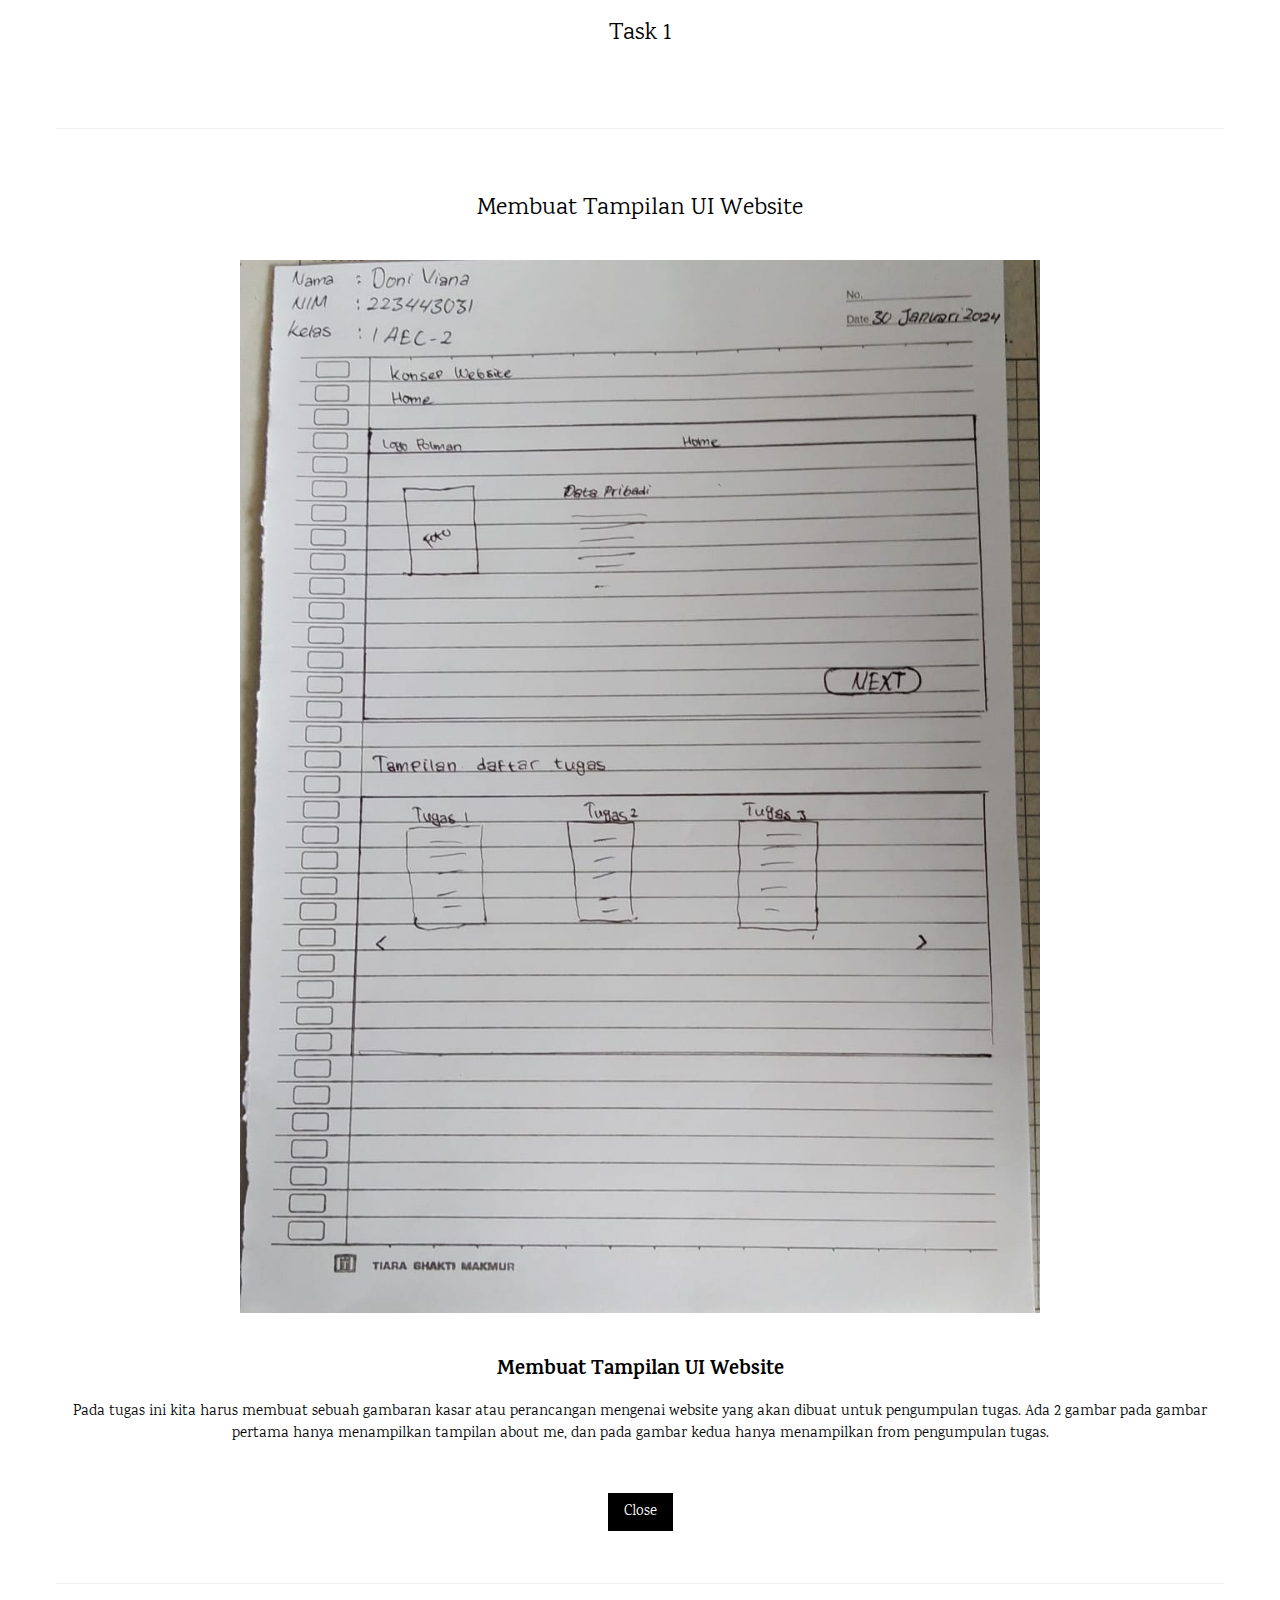
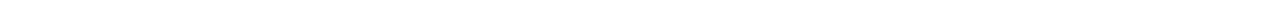
<file: Tugas1.html>
<!DOCTYPE html>
<html>
<head>
<title>Task 1</title>
<meta charset="UTF-8">
<meta name="viewport" content="width=device-width, initial-scale=1">
<link rel="stylesheet" href="https://www.w3schools.com/w3css/4/w3.css">
<link rel="stylesheet" href="https://fonts.googleapis.com/css?family=Karma">
<style>
body,h1,h2,h3,h4,h5,h6 {font-family: "Karma", sans-serif}
.w3-bar-block .w3-bar-item {padding:20px}
</style>
</head>
<body>

    <div class="w3-top">
        <div class="w3-white w3-xlarge" style="max-width:1200px;margin:auto">
          <div class="w3-center w3-padding-16">Task 1</div>
        </div>
      </div>

<div class="w3-main w3-content w3-padding" style="max-width:1200px;margin-top:100px">
  
  <hr id="Task 1">

  <div class="w3-container w3-padding-32 w3-center">  
    <h3>Membuat Tampilan UI Website</h3><br>
    <img src="images/UI Web.jpg" alt="Me" class="w3-image" style="display:block;margin:auto" width="800" height="533">
    <div class="w3-padding-32">
      <h4><b>Membuat Tampilan UI Website</b></h4>
      <p>Pada tugas ini kita harus membuat sebuah gambaran kasar atau perancangan mengenai website yang akan dibuat untuk pengumpulan tugas. Ada 2 gambar pada gambar pertama hanya menampilkan tampilan about me, dan pada gambar kedua hanya menampilkan from pengumpulan tugas.</p>
    </div>
    <!-- Close Button -->
    <button class="w3-button w3-black" onclick="location.href='index.html#task'">Close</button>
  </div>
  <hr>
</body>
</html>
</file>
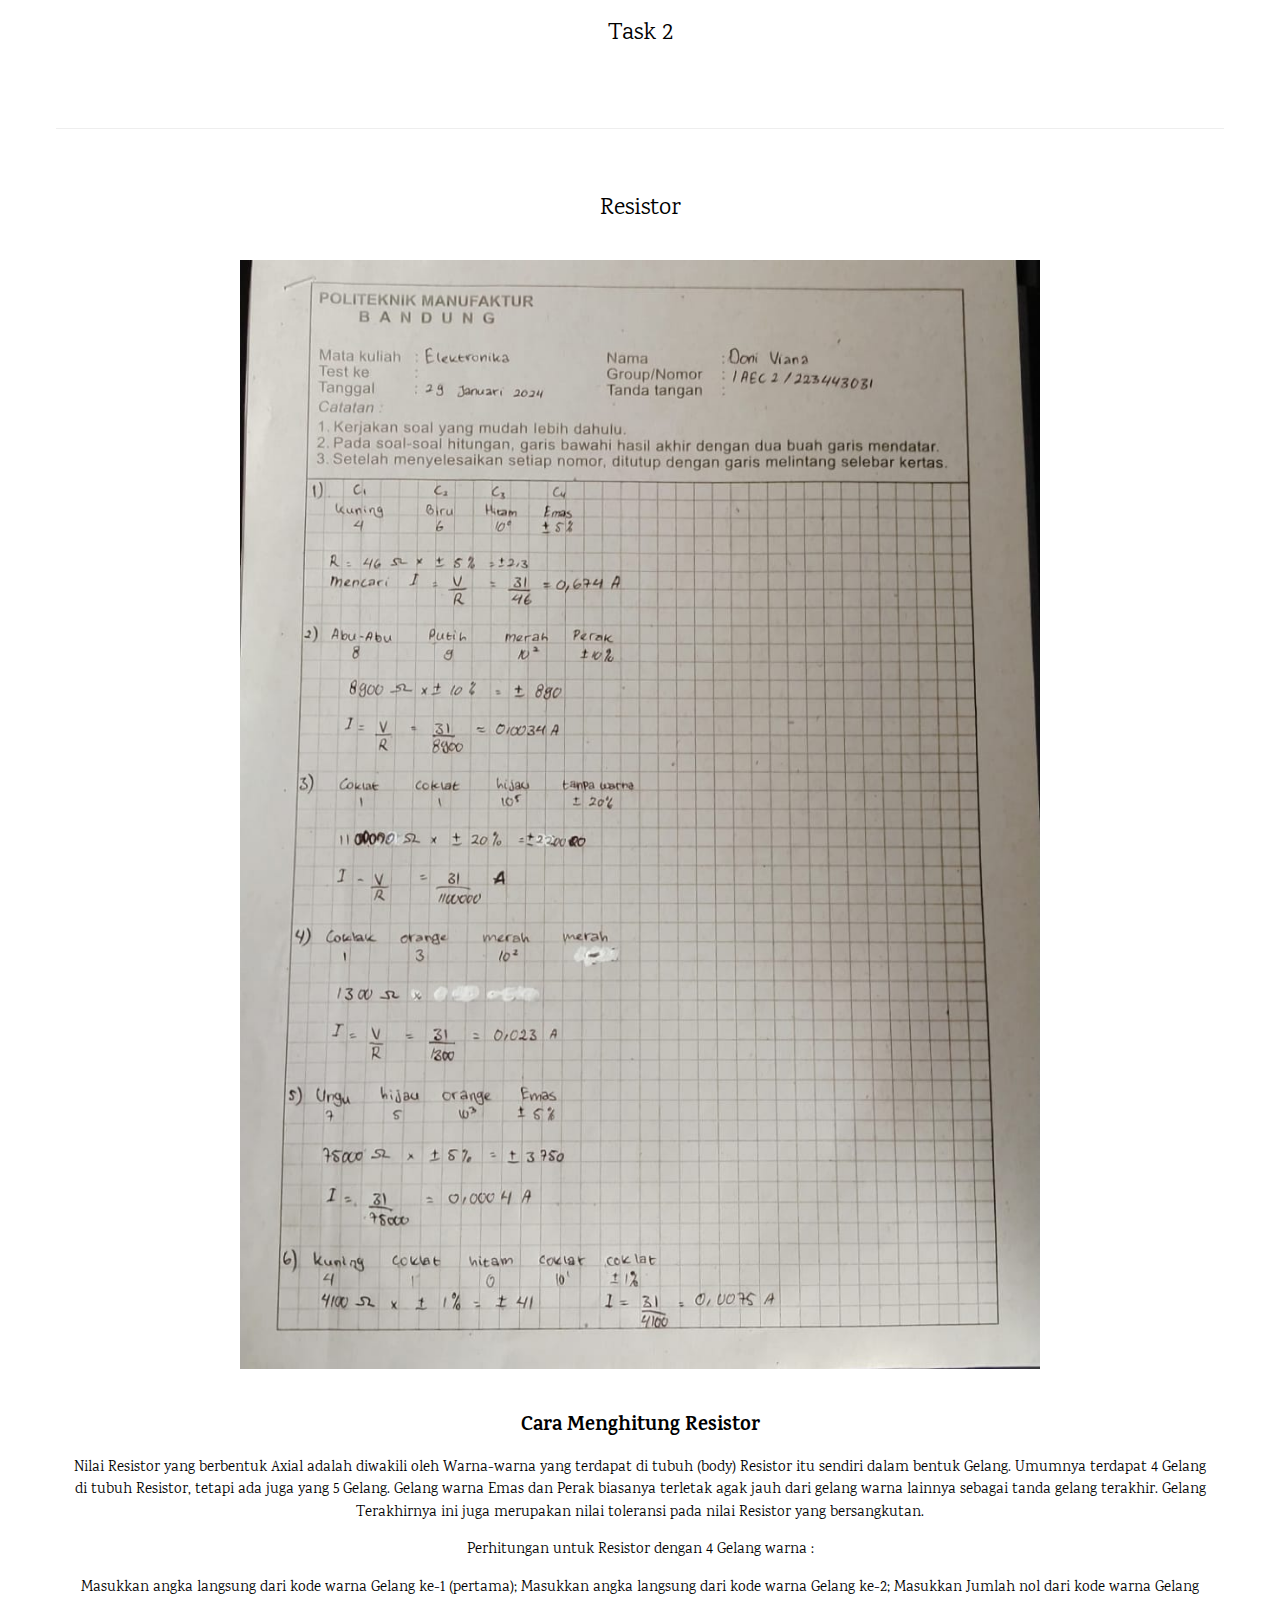
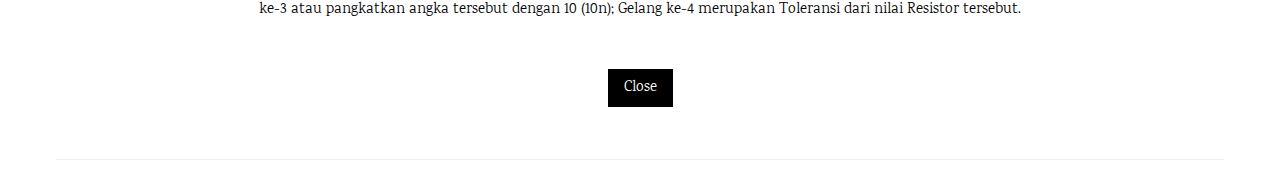
<file: Tugas2.html>
<!DOCTYPE html>
<html>
<head>
<title>Task 2</title>
<meta charset="UTF-8">
<meta name="viewport" content="width=device-width, initial-scale=1">
<link rel="stylesheet" href="https://www.w3schools.com/w3css/4/w3.css">
<link rel="stylesheet" href="https://fonts.googleapis.com/css?family=Karma">
<style>
body,h1,h2,h3,h4,h5,h6 {font-family: "Karma", sans-serif}
.w3-bar-block .w3-bar-item {padding:20px}
</style>
</head>
<body>

    <div class="w3-top">
        <div class="w3-white w3-xlarge" style="max-width:1200px;margin:auto">
          <div class="w3-center w3-padding-16">Task 2</div>
        </div>
      </div>

<div class="w3-main w3-content w3-padding" style="max-width:1200px;margin-top:100px">
  
  <hr id="Task 2">


  <div class="w3-container w3-padding-32 w3-center">  
    <h3>Resistor</h3><br>
    <img src="images/Resistor.jpg" alt="Me" class="w3-image" style="display:block;margin:auto" width="800" height="533">
    <div class="w3-padding-32">
      <h4><b>Cara Menghitung Resistor</b></h4>
      <p> Nilai Resistor yang berbentuk Axial adalah diwakili oleh Warna-warna yang terdapat di tubuh (body) Resistor itu sendiri dalam bentuk Gelang. Umumnya terdapat 4 Gelang di tubuh Resistor, tetapi ada juga yang 5 Gelang. Gelang warna Emas dan Perak biasanya terletak agak jauh dari gelang warna lainnya sebagai tanda gelang terakhir. Gelang Terakhirnya ini juga merupakan nilai toleransi pada nilai Resistor yang bersangkutan.</p>
      <p>Perhitungan untuk Resistor dengan 4 Gelang warna :</p>
      <p>Masukkan angka langsung dari kode warna Gelang ke-1 (pertama); Masukkan angka langsung dari kode warna Gelang ke-2; Masukkan Jumlah nol dari kode warna Gelang ke-3 atau pangkatkan angka tersebut dengan 10 (10n); Gelang ke-4 merupakan Toleransi dari nilai Resistor tersebut.</p>
    </div>
    <!-- Close Button -->
    <button class="w3-button w3-black" onclick="location.href='index.html#task'">Close</button>
  </div>
  <hr>
</body>
</html>
</file>
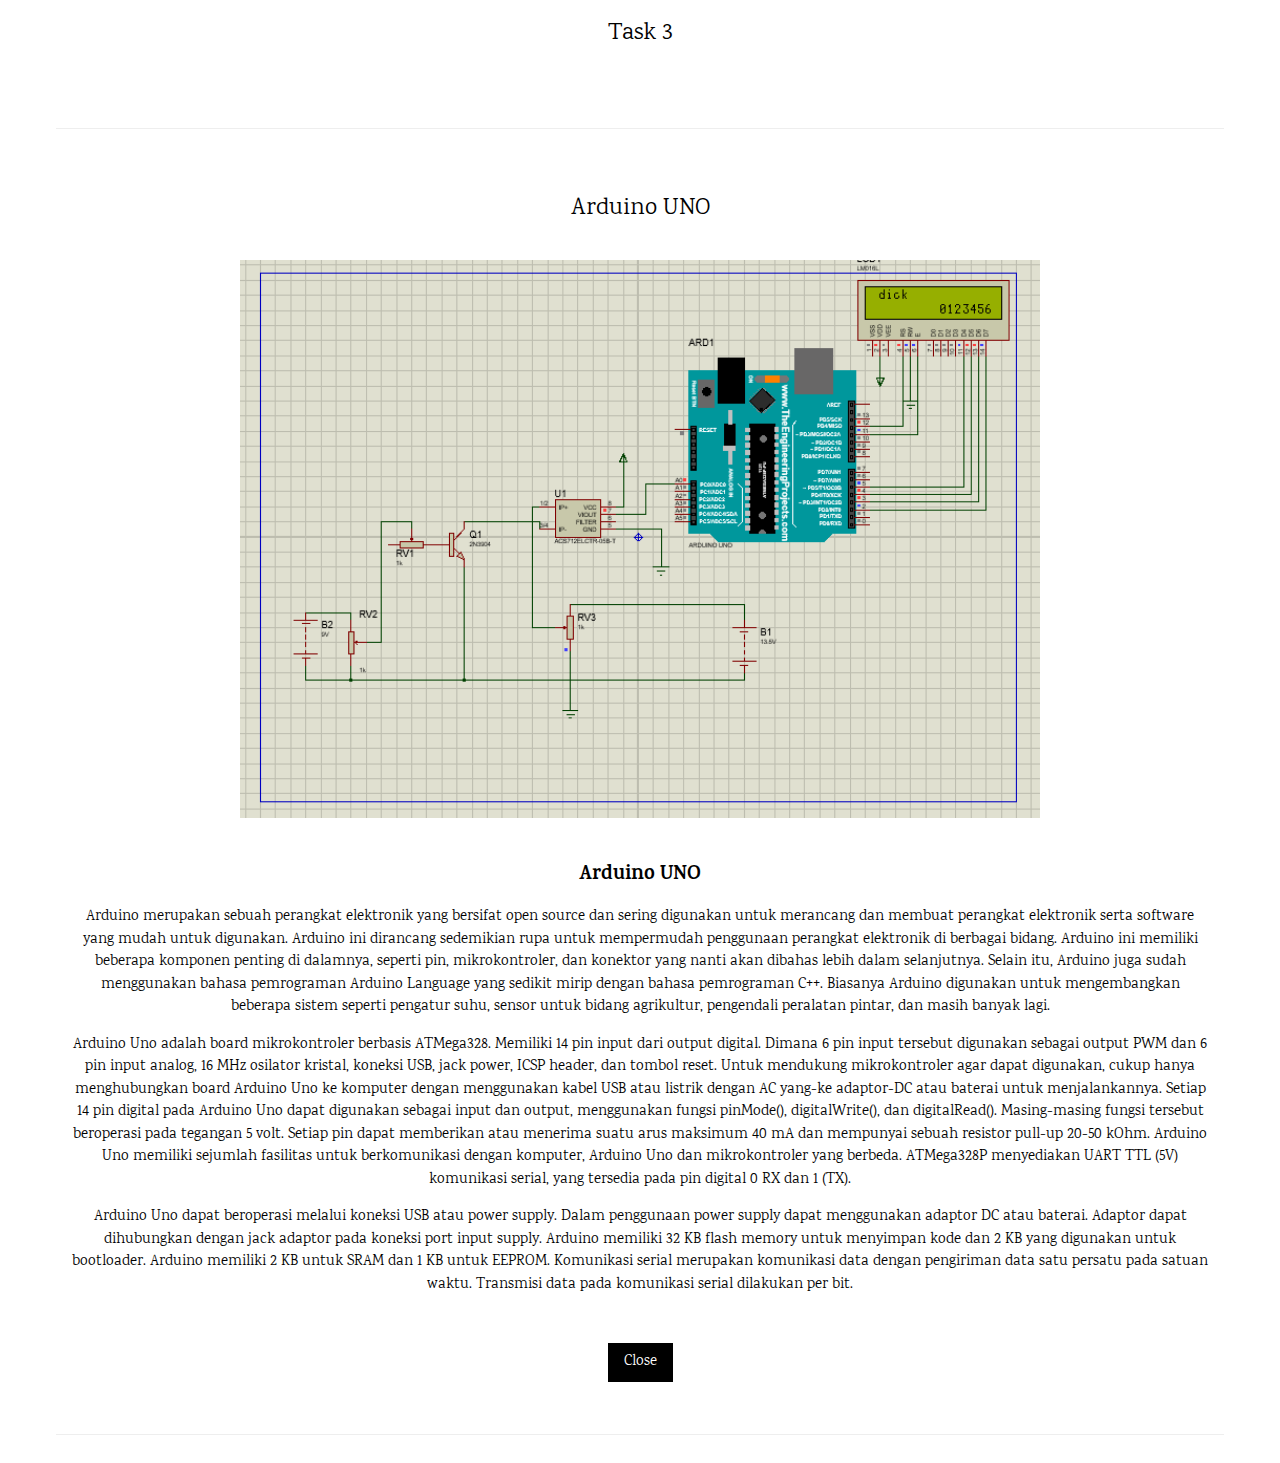
<file: Tugas3.html>
<!DOCTYPE html>
<html>
<head>
<title>Task 3</title>
<meta charset="UTF-8">
<meta name="viewport" content="width=device-width, initial-scale=1">
<link rel="stylesheet" href="https://www.w3schools.com/w3css/4/w3.css">
<link rel="stylesheet" href="https://fonts.googleapis.com/css?family=Karma">
<style>
body,h1,h2,h3,h4,h5,h6 {font-family: "Karma", sans-serif}
.w3-bar-block .w3-bar-item {padding:20px}
</style>
</head>
<body>

    <div class="w3-top">
        <div class="w3-white w3-xlarge" style="max-width:1200px;margin:auto">
          <div class="w3-center w3-padding-16">Task 3</div>
        </div>
      </div>

<div class="w3-main w3-content w3-padding" style="max-width:1200px;margin-top:100px">
  
  <hr id="Task 3">

  <div class="w3-container w3-padding-32 w3-center">  
    <h3>Arduino UNO</h3><br>
    <img src="images/Arduino UNO.png" alt="Me" class="w3-image" style="display:block;margin:auto" width="800" height="533">
    <div class="w3-padding-32">
      <h4><b>Arduino UNO</b></h4>
      <p>Arduino merupakan sebuah perangkat elektronik yang bersifat open source dan sering digunakan untuk merancang dan membuat perangkat elektronik serta software yang mudah untuk digunakan. Arduino ini dirancang sedemikian rupa untuk mempermudah penggunaan perangkat elektronik di berbagai bidang. Arduino ini memiliki beberapa komponen penting di dalamnya, seperti pin, mikrokontroler, dan konektor yang nanti akan dibahas lebih dalam selanjutnya. Selain itu, Arduino juga sudah menggunakan bahasa pemrograman Arduino Language yang sedikit mirip dengan bahasa pemrograman C++. Biasanya Arduino digunakan untuk mengembangkan beberapa sistem seperti pengatur suhu, sensor untuk bidang agrikultur, pengendali peralatan pintar, dan masih banyak lagi.</p>
      <p>Arduino Uno adalah board mikrokontroler berbasis ATMega328. Memiliki 14 pin input dari output digital. Dimana 6 pin input tersebut digunakan sebagai output PWM dan 6 pin input analog, 16 MHz osilator kristal, koneksi USB, jack power, ICSP header, dan tombol reset. Untuk mendukung mikrokontroler agar dapat digunakan, cukup hanya  menghubungkan board Arduino Uno ke komputer dengan menggunakan kabel USB atau listrik dengan AC yang-ke adaptor-DC atau baterai untuk menjalankannya. Setiap 14 pin digital pada Arduino Uno dapat digunakan sebagai input dan output, menggunakan fungsi pinMode(), digitalWrite(), dan digitalRead(). Masing-masing fungsi tersebut beroperasi pada tegangan 5 volt. Setiap pin dapat memberikan atau menerima suatu arus maksimum 40 mA dan mempunyai sebuah resistor pull-up 20-50 kOhm. Arduino Uno memiliki sejumlah fasilitas untuk berkomunikasi dengan komputer, Arduino Uno dan mikrokontroler yang berbeda. ATMega328P menyediakan UART TTL (5V) komunikasi serial, yang tersedia pada pin digital 0 RX dan 1 (TX).</p>
      <p>Arduino Uno dapat beroperasi melalui koneksi USB atau power supply. Dalam penggunaan power supply dapat menggunakan adaptor DC atau baterai. Adaptor dapat dihubungkan dengan jack adaptor pada koneksi port input supply. Arduino memiliki 32 KB flash memory untuk menyimpan kode dan 2 KB yang digunakan untuk bootloader. Arduino memiliki 2 KB untuk SRAM dan 1 KB untuk EEPROM. Komunikasi serial merupakan komunikasi data dengan pengiriman data satu persatu pada satuan waktu. Transmisi data pada komunikasi serial dilakukan per bit.</p>
      <p></p>
    </div>
    <!-- Close Button -->
    <button class="w3-button w3-black" onclick="location.href='index.html#task'">Close</button>
  </div>
  <hr>
</body>
</html>
</file>
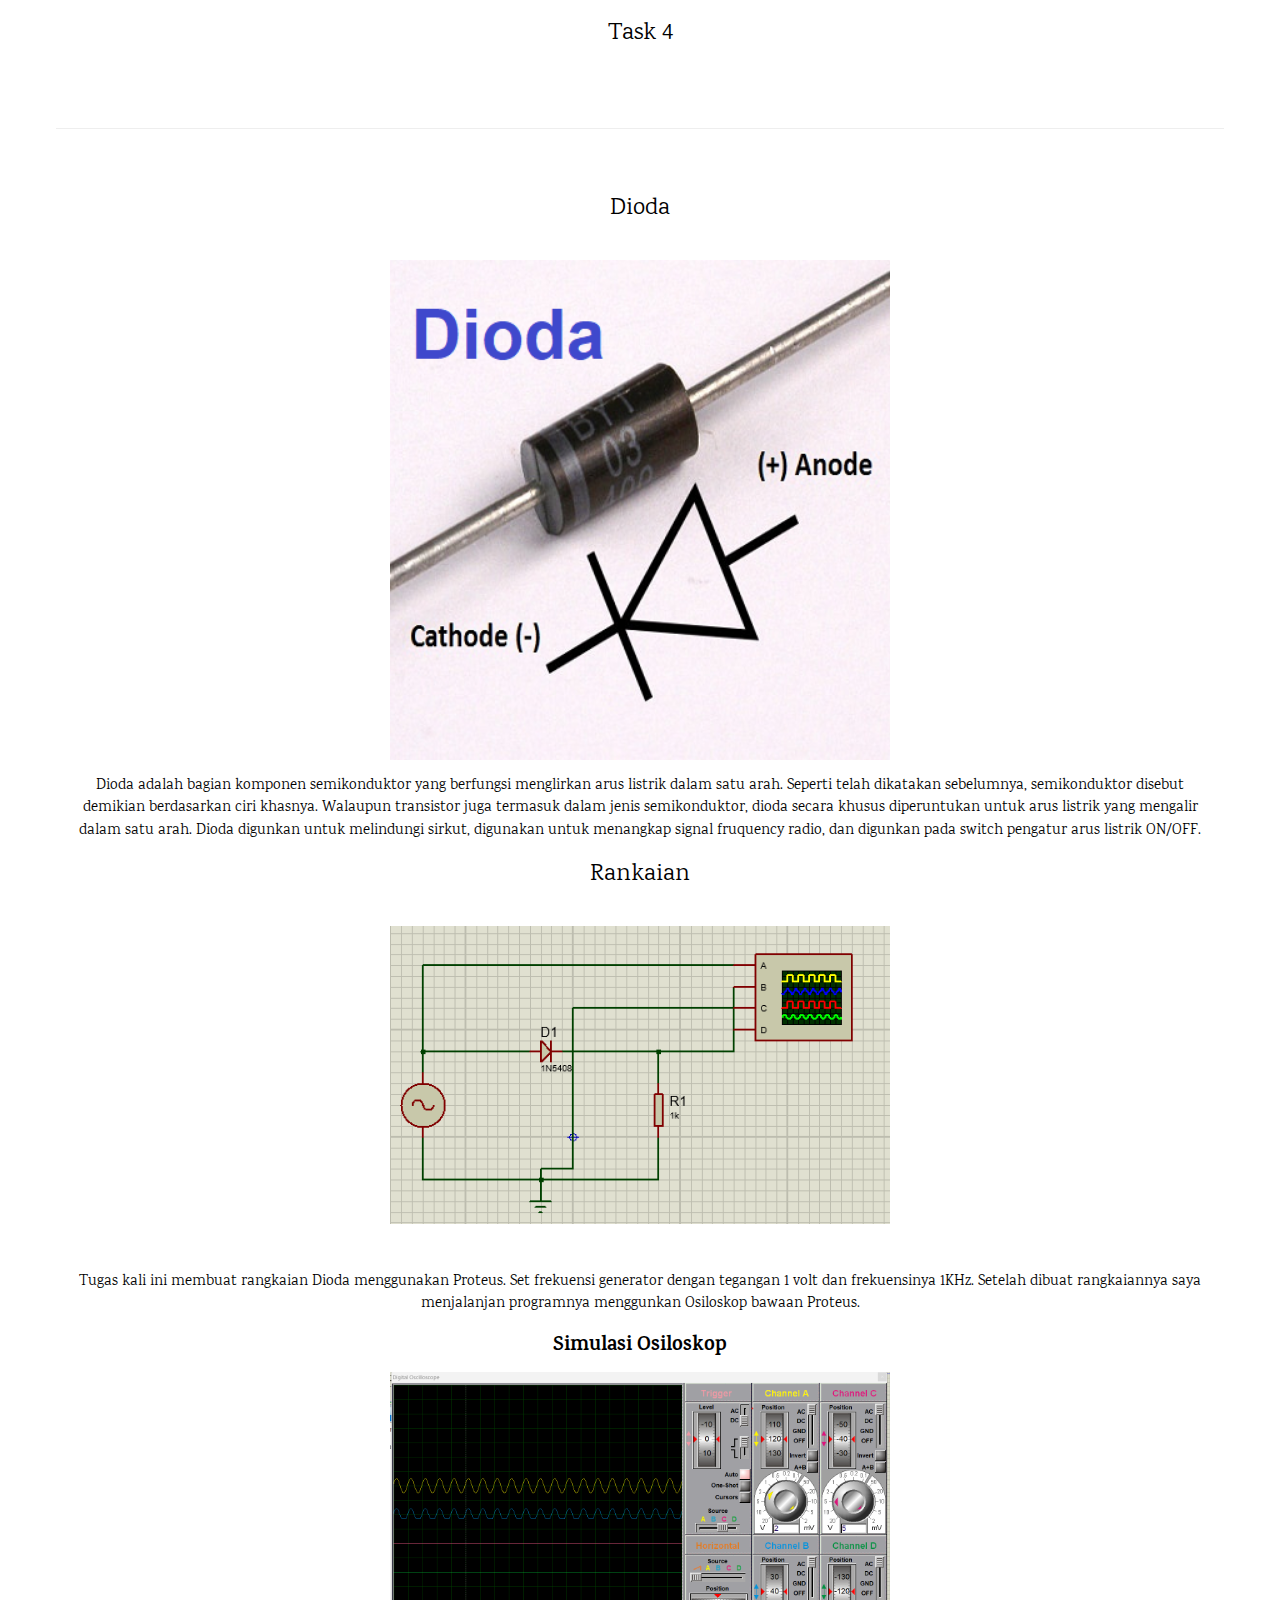
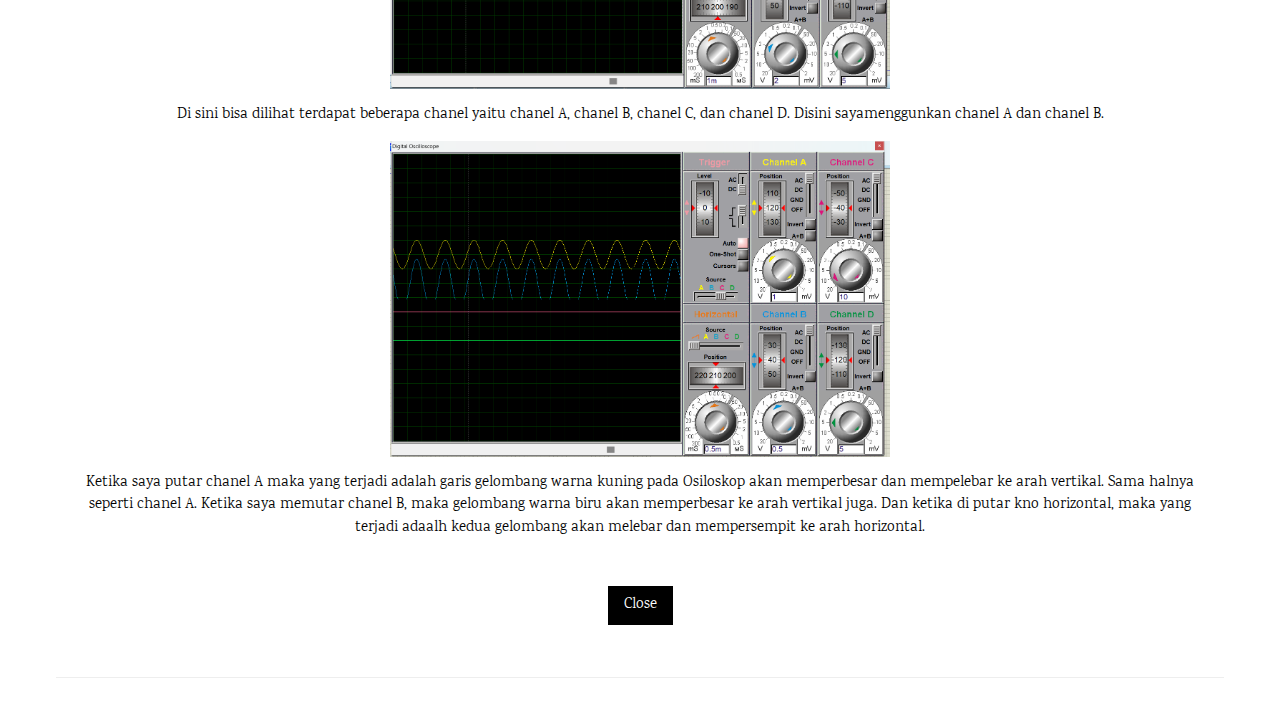
<file: Tugas4.html>
<!DOCTYPE html>
<html>
<head>
<title>Task 4</title>
<meta charset="UTF-8">
<meta name="viewport" content="width=device-width, initial-scale=1">
<link rel="stylesheet" href="https://www.w3schools.com/w3css/4/w3.css">
<link rel="stylesheet" href="https://fonts.googleapis.com/css?family=Karma">
<style>
body,h1,h2,h3,h4,h5,h6 {font-family: "Karma", sans-serif}
.w3-bar-block .w3-bar-item {padding:20px}
</style>
</head>
<body>

    <div class="w3-top">
        <div class="w3-white w3-xlarge" style="max-width:1200px;margin:auto">
          <div class="w3-center w3-padding-16">Task 4</div>
        </div>
      </div>

<div class="w3-main w3-content w3-padding" style="max-width:1200px;margin-top:100px">
  
  <hr id="Task 1">

  <div class="w3-container w3-padding-32 w3-center">
    <h3>Dioda</h3><br>
    <img src="images/Dioda.png" alt="Me" class="w3-image" style="display:block;margin:auto" width="500" height="333">
    <p>Dioda adalah bagian komponen semikonduktor yang berfungsi menglirkan arus listrik dalam satu arah. Seperti telah dikatakan sebelumnya, semikonduktor disebut demikian berdasarkan ciri khasnya. Walaupun transistor juga termasuk dalam jenis semikonduktor, dioda secara khusus diperuntukan untuk arus listrik yang mengalir dalam satu arah. Dioda digunkan untuk melindungi sirkut, digunakan untuk menangkap signal fruquency radio, dan digunkan pada switch pengatur arus listrik ON/OFF.</p>
    <h3>Rankaian</h3><br>
    <img src="images/rangkaian.png" alt="Me" class="w3-image" style="display:block;margin:auto" width="500" height="333">
    <div class="w3-padding-32">
      <p>Tugas kali ini membuat rangkaian Dioda menggunakan Proteus. Set frekuensi generator dengan tegangan 1 volt dan frekuensinya 1KHz. Setelah dibuat rangkaiannya saya menjalanjan programnya menggunkan Osiloskop bawaan Proteus.</p>
      <h4><b>Simulasi Osiloskop</b></h4>
      <img src="images/Osiloskop1.png" alt="Me" class="w3-image" style="display:block;margin:auto" width="500" height="333">  
      <p>Di sini bisa dilihat terdapat beberapa chanel yaitu chanel A, chanel B, chanel C, dan chanel D. Disini sayamenggunkan chanel A dan chanel B.</p>
      <img src="images/Osiloskop2.png" alt="Me" class="w3-image" style="display:block;margin:auto" width="500" height="333">
      <p>Ketika saya putar chanel A maka yang terjadi adalah garis gelombang warna kuning pada Osiloskop akan memperbesar dan mempelebar ke arah vertikal. Sama halnya seperti chanel A. Ketika saya memutar chanel B, maka gelombang warna biru akan memperbesar ke arah vertikal juga. Dan ketika di putar kno horizontal, maka yang terjadi adaalh kedua gelombang akan melebar dan mempersempit ke arah horizontal.</p>
    </div>
    <!-- Close Button -->
    <button class="w3-button w3-black" onclick="location.href='index.html#task'">Close</button>
  </div>
  <hr>
</body>
</html>
</file>
